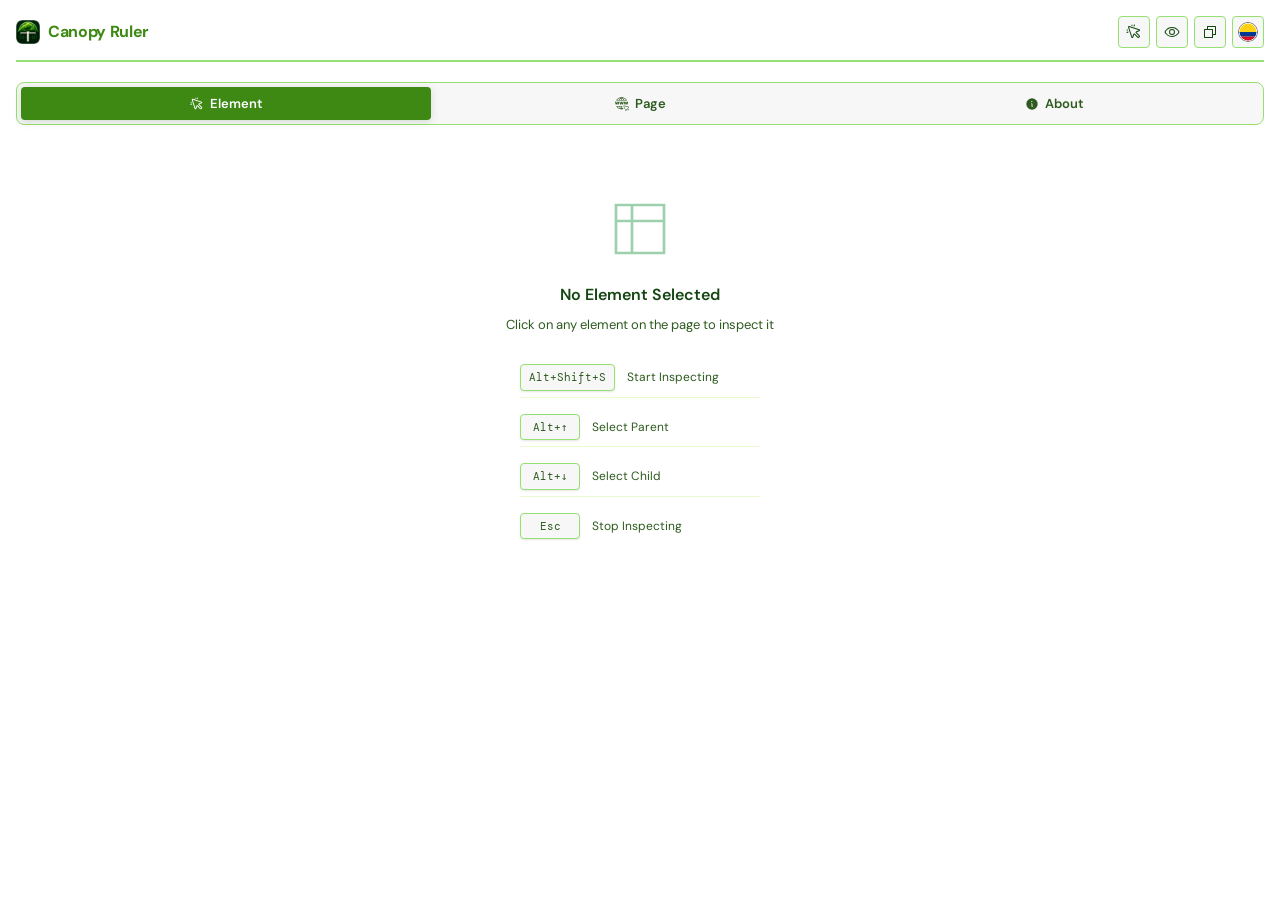
<file: sidepanel/index.html>
<!DOCTYPE html>
<html>
<head>
    <meta charset="utf-8">
    <title>Canopy Ruler</title>
    <link rel="stylesheet" href="styles.css">
    <link rel="preconnect" href="https://fonts.googleapis.com">
    <link rel="preconnect" href="https://fonts.gstatic.com" crossorigin>
    <link href="https://fonts.googleapis.com/css2?family=DM+Sans:ital,opsz,wght@0,9..40,100..1000;1,9..40,100..1000&family=DM+Mono:ital,wght@0,300..500;1,300..500&display=swap" rel="stylesheet">
</head>
<body>
    <div class="container">
        <!-- Header -->
        <div class="header">
            <div class="logo">
                <img src="../images/icon64.png" width="24" height="24" alt="Canopy Ruler" style="display:block;" class="logo-img">
                <svg xmlns="http://www.w3.org/2000/svg" width="24" height="24" viewBox="0 0 256 256" fill="currentColor" style="display:none;">
                    <path d="M235.32,73.37,182.63,20.69a16,16,0,0,0-22.63,0L20.68,160a16,16,0,0,0,0,22.63l52.69,52.68a16,16,0,0,0,22.63,0L235.32,96A16,16,0,0,0,235.32,73.37ZM84.68,224,32,171.31l32-32,26.34,26.35a8,8,0,0,0,11.32-11.32L75.31,128,96,107.31l26.34,26.35a8,8,0,0,0,11.32-11.32L107.31,96,128,75.31l26.34,26.35a8,8,0,0,0,11.32-11.32L139.31,64l32-32L224,84.69Z"/>
                </svg>
                <span class="title">Canopy Ruler</span>
            </div>
            <div class="actions">
                <button class="btn btn-inspect" id="btn-inspect" title="Start Inspecting">
                    <svg xmlns="http://www.w3.org/2000/svg" width="16" height="16" viewBox="0 0 256 256" fill="currentColor">
                        <path d="M88,24V16a8,8,0,0,1,16,0v8a8,8,0,0,1-16,0ZM16,104h8a8,8,0,0,0,0-16H16a8,8,0,0,0,0,16ZM124.42,39.16a8,8,0,0,0,10.74-3.58l8-16a8,8,0,0,0-14.31-7.16l-8,16A8,8,0,0,0,124.42,39.16Zm-96,81.69-16,8a8,8,0,0,0,7.16,14.31l16-8a8,8,0,1,0-7.16-14.31ZM219.31,184a16,16,0,0,1,0,22.63l-12.68,12.68a16,16,0,0,1-22.63,0L132.7,168,115,214.09c0,.1-.08.21-.13.32a15.83,15.83,0,0,1-14.6,9.59l-.79,0a15.83,15.83,0,0,1-14.41-11L32.8,52.92A16,16,0,0,1,52.92,32.8L213,85.07a16,16,0,0,1,1.41,29.8l-.32.13L168,132.69ZM208,195.31,156.69,144h0a16,16,0,0,1,4.93-26l.32-.14,45.95-17.64L48,48l52.2,159.86,17.65-46c0-.11.08-.22.13-.33a16,16,0,0,1,11.69-9.34,16.72,16.72,0,0,1,3-.28,16,16,0,0,1,11.3,4.69L195.31,208Z"/>
                    </svg>
                </button>
                <button class="btn" id="btn-xray" title="Toggle X-Ray Mode">
                    <svg xmlns="http://www.w3.org/2000/svg" width="16" height="16" viewBox="0 0 256 256" fill="currentColor">
                        <path d="M247.31,124.76c-.35-.79-8.82-19.58-27.65-38.41C194.57,61.26,162.88,48,128,48S61.43,61.26,36.34,86.35C17.51,105.18,9,124,8.69,124.76a8,8,0,0,0,0,6.5c.35.79,8.82,19.57,27.65,38.4C61.43,194.74,93.12,208,128,208s66.57-13.26,91.66-38.34c18.83-18.83,27.3-37.61,27.65-38.4A8,8,0,0,0,247.31,124.76ZM128,192c-30.78,0-57.67-11.19-79.93-33.25A133.47,133.47,0,0,1,25,128,133.33,133.33,0,0,1,48.07,97.25C70.33,75.19,97.22,64,128,64s57.67,11.19,79.93,33.25A133.46,133.46,0,0,1,231.05,128C223.84,141.46,192.43,192,128,192Zm0-112a48,48,0,1,0,48,48A48.05,48.05,0,0,0,128,80Zm0,80a32,32,0,1,1,32-32A32,32,0,0,1,128,160Z"/>
                    </svg>
                </button>
                <button class="btn" id="btn-copy" title="Copy CSS">
                    <svg xmlns="http://www.w3.org/2000/svg" width="16" height="16" viewBox="0 0 256 256" fill="currentColor">
                        <path d="M216,32H88a8,8,0,0,0-8,8V80H40a8,8,0,0,0-8,8V216a8,8,0,0,0,8,8H168a8,8,0,0,0,8-8V176h40a8,8,0,0,0,8-8V40A8,8,0,0,0,216,32ZM160,208H48V96H160Zm48-48H176V88a8,8,0,0,0-8-8H96V48H208Z"/>
                    </svg>
                </button>
                <button class="btn" id="btn-lang" title="Switch language" style="padding:2px;min-width:28px;display:flex;align-items:center;justify-content:center;">
                    <img id="btn-lang-flag" src="../images/colombia.svg" width="20" height="20" style="border-radius:50%;object-fit:cover;" alt="">
                </button>
            </div>
        </div>

        <!-- Tabs -->
        <div class="tabs-container">
            <button class="tab-btn active" id="tab-element" data-tab="element">
                <svg xmlns="http://www.w3.org/2000/svg" width="14" height="14" viewBox="0 0 256 256" fill="currentColor"><path d="M88,24V16a8,8,0,0,1,16,0v8a8,8,0,0,1-16,0ZM16,104h8a8,8,0,0,0,0-16H16a8,8,0,0,0,0,16ZM124.42,39.16a8,8,0,0,0,10.74-3.58l8-16a8,8,0,0,0-14.31-7.16l-8,16A8,8,0,0,0,124.42,39.16Zm-96,81.69-16,8a8,8,0,0,0,7.16,14.31l16-8a8,8,0,1,0-7.16-14.31ZM219.31,184a16,16,0,0,1,0,22.63l-12.68,12.68a16,16,0,0,1-22.63,0L132.7,168,115,214.09c0,.1-.08.21-.13.32a15.83,15.83,0,0,1-14.6,9.59l-.79,0a15.83,15.83,0,0,1-14.41-11L32.8,52.92A16,16,0,0,1,52.92,32.8L213,85.07a16,16,0,0,1,1.41,29.8l-.32.13L168,132.69ZM208,195.31,156.69,144h0a16,16,0,0,1,4.93-26l.32-.14,45.95-17.64L48,48l52.2,159.86,17.65-46c0-.11.08-.22.13-.33a16,16,0,0,1,11.69-9.34,16.72,16.72,0,0,1,3-.28,16,16,0,0,1,11.3,4.69L195.31,208Z"/></svg>
                Elemento
            </button>
            <button class="tab-btn" id="tab-page" data-tab="page">
                <svg xmlns="http://www.w3.org/2000/svg" width="14" height="14" viewBox="0 0 122.88 119.94" fill="currentColor"><path d="M70.63 95.17q-2.62 2.52-5.56 5l.54-.09 1.69-.3a46 46 0 0 0 4.54-1.16l.34-.1 1.07 2.29 1.2 2.58-1.07.34a52 52 0 0 1-5.08 1.3q-2.58.53-5.25.79a56.605 56.605 0 0 1-10.82 0c-1.78-.17-3.52-.44-5.25-.79a47 47 0 0 1-5-1.26 51 51 0 0 1-4.85-1.77H37l-.09-.06q-2.34-1-4.55-2.21c-1.53-.82-3-1.72-4.44-2.67a45 45 0 0 1-4-3 54 54 0 0 1-3.8-3.44 46 46 0 0 1-3.4-3.73 50 50 0 0 1-3-4.08A51 51 0 0 1 11 78.4c-.29-.53-.57-1.07-.84-1.61h53.2a13.7 13.7 0 0 0 .6 3c.09.27.18.55.29.82l.62 1.52h-4.54v15.11c2.88-2.4 5.54-4.81 8-7.23.77 1.72 1.56 3.44 2.35 5.16ZM6 65.14 0 41h8.68l2.76 14.72h.19L14.71 41h8.43l3.21 14.59h.18L29.18 41h8.67l-6 24.15h-9.4l-3.4-13h-.25l-3.39 13Zm38.73 0L38.74 41h8.67l2.77 14.72h.19L53.45 41h8.43l3.21 14.59h.18L67.91 41h8.68l-6 24.15h-9.41l-3.39-13h-.25l-3.4 13Zm38.74 0L77.48 41h8.67l2.77 14.72h.18L92.19 41h8.43l3.21 14.59h.17L106.65 41h8.68l-6 24.15h-9.41l-3.39-13h-.25l-3.4 13Zm33.12 50.49a3.1 3.1 0 0 1-.9.61 3.3 3.3 0 0 1-1.05.27 3.2 3.2 0 0 1-1.23-.14 3.1 3.1 0 0 1-1.08-.59l-8.91-7.56-3 7.51a10.5 10.5 0 0 1-.91 1.73 7.4 7.4 0 0 1-1.16 1.35 3.67 3.67 0 0 1-5.76-.63 7 7 0 0 1-.71-1.25C86.51 103.51 79.32 90.13 74 76.68a2.39 2.39 0 0 1 2.65-3.25c12.89 2.39 29.58 7.83 42.69 11.31 4.07 1.07 4.73 4.66 1.72 7.44a9 9 0 0 1-1.56 1.17c-2.31 1.31-4.65 2.82-6.93 4.21l8.87 7.6a3.2 3.2 0 0 1 .76 1v.06a3 3 0 0 1 .3 1.13 3.6 3.6 0 0 1-.13 1.18 3.6 3.6 0 0 1-.55 1.08 71 71 0 0 1-5.17 6Zm-2.29-2.95 4.29-5c-1.89-1.63-9.95-7.91-10.83-9.43a1.84 1.84 0 0 1 .65-2.49c2.8-1.56 6.42-3.74 9.08-5.52a6 6 0 0 0 .94-.68 3.5 3.5 0 0 0 .58-.67l.12-.23-.24-.14a3.5 3.5 0 0 0-.58-.2L78.42 77.71l16.76 37.76a4 4 0 0 0 .29.53l.17.22.21-.15a3 3 0 0 0 .57-.68 5.7 5.7 0 0 0 .52-1c1.26-3.08 2.68-7.28 4.15-10.12l.18-.25a1.83 1.83 0 0 1 2.58-.21l10.49 8.89ZM50.29 100.2a113 113 0 0 1-9.15-8.66 81 81 0 0 1-7.72-9.45H19.74c.56.75 1.15 1.47 1.76 2.17.76.88 1.56 1.74 2.39 2.57q1.63 1.64 3.38 3.06a45 45 0 0 0 3.65 2.71 44 44 0 0 0 3.94 2.4q2 1.11 4.26 2h.14c1.41.59 2.85 1.12 4.31 1.57a42 42 0 0 0 4.52 1.14c.56.11 1.13.21 1.69.3l.51.08ZM19.68 24h14.53a92 92 0 0 1 7.58-9.41 124 124 0 0 1 8.9-8.8l-.77.11c-.63.1-1.25.21-1.86.34A46 46 0 0 0 43.5 7.4a42 42 0 0 0-4.4 1.63q-2.21.94-4.24 2t-4 2.38a45 45 0 0 0-3.65 2.71c-1.17.95-2.29 2-3.38 3.06-.83.83-1.63 1.69-2.39 2.57-.62.71-1.22 1.44-1.79 2.2Zm45-18.17q4.89 4.39 8.87 8.76A90 90 0 0 1 81.12 24h14.5c-.56-.74-1.15-1.47-1.76-2.17-.75-.87-1.56-1.73-2.4-2.57q-1.63-1.63-3.37-3.06a44 44 0 0 0-3.65-2.71q-1.89-1.27-3.94-2.38t-4.26-2.02L76.15 9c-1.42-.59-2.86-1.12-4.32-1.57a43 43 0 0 0-4.56-1.13c-.64-.13-1.27-.24-1.88-.3l-.7-.11ZM47 1.05q2.58-.53 5.25-.79a56.5 56.5 0 0 1 10.82 0c1.79.17 3.52.44 5.25.79a48 48 0 0 1 5 1.27 51 51 0 0 1 4.88 1.77h.11l.09.05Q80.74 5.2 83 6.4c1.52.83 3 1.72 4.42 2.66a47 47 0 0 1 4 3q2 1.63 3.79 3.44a48 48 0 0 1 3.4 3.73 50 50 0 0 1 3 4.08c1 1.42 1.84 2.88 2.66 4.39.29.53.57 1.07.84 1.61h-95c.28-.54.56-1.09.85-1.62.82-1.51 1.71-3 2.64-4.38s1.93-2.74 3-4 2.24-2.6 3.44-3.8a50 50 0 0 1 3.73-3.4 51 51 0 0 1 4.09-3c1.41-1 2.88-1.84 4.38-2.65S35.39 4.85 37 4.17a49 49 0 0 1 5-1.82 52 52 0 0 1 5-1.3m13.33 8.06V24h14.23a95 95 0 0 0-6.37-7.4q-3.57-3.73-7.86-7.52ZM55 97.24V82.09H40a83 83 0 0 0 6.67 7.56A112 112 0 0 0 55 97.24M55 24V9.11q-4.29 3.78-7.86 7.52A95 95 0 0 0 40.77 24Z"/></svg>
                Página
            </button>
            <button class="tab-btn" id="tab-about" data-tab="about">
                <svg xmlns="http://www.w3.org/2000/svg" width="14" height="14" viewBox="0 0 256 256" fill="currentColor"><path d="M128,24A104,104,0,1,0,232,128,104.11,104.11,0,0,0,128,24Zm-4,48a12,12,0,1,1-12,12A12,12,0,0,1,124,72Zm12,112a16,16,0,0,1-16-16V128a8,8,0,0,1,0-16,16,16,0,0,1,16,16v40a8,8,0,0,1,0,16Z"/></svg>
                Acerca de
            </button>
        </div>

        <!-- Tab Content: Elemento -->
        <div id="tab-content-element" class="tab-content active">
            <!-- Empty State -->
            <div id="empty-state" class="empty-state active">
                <div class="empty-icon">
                    <svg width="64" height="64" viewBox="0 0 24 24" fill="none" stroke="currentColor" stroke-width="1">
                        <path d="M3 3h18v18H3zM3 9h18M9 3v18"/>
                    </svg>
                </div>
                <h3>No Element Selected</h3>
                <p>Click on any element on the page to inspect it</p>
                <div class="shortcuts-hint">
                    <div class="shortcut">
                        <kbd>Alt+Shift+S</kbd>
                        <span>Start Inspecting</span>
                    </div>
                    <div class="shortcut">
                        <kbd>Alt+↑</kbd>
                        <span>Select Parent</span>
                    </div>
                    <div class="shortcut">
                        <kbd>Alt+↓</kbd>
                        <span>Select Child</span>
                    </div>
                    <div class="shortcut">
                        <kbd>Esc</kbd>
                        <span>Stop Inspecting</span>
                    </div>
                </div>
            </div>

            <!-- Element Info -->
            <div id="element-info" class="element-info">
                <!-- Size Section -->
                <div class="element-section">
                    <div class="section-header">
                        <span id="el-tag" class="element-badge">div</span>
                        <div class="element-actions">
                            <button class="action-btn" id="btn-parent" title="Select Parent (Alt+↑)">
                                <svg xmlns="http://www.w3.org/2000/svg" width="14" height="14" viewBox="0 0 256 256" fill="currentColor">
                                    <path d="M213.66,165.66a8,8,0,0,1-11.32,0L128,91.31,53.66,165.66a8,8,0,0,1-11.32-11.32l80-80a8,8,0,0,1,11.32,0l80,80A8,8,0,0,1,213.66,165.66Z"/>
                                </svg>
                            </button>
                            <button class="action-btn" id="btn-child" title="Select Child (Alt+↓)">
                                <svg xmlns="http://www.w3.org/2000/svg" width="14" height="14" viewBox="0 0 256 256" fill="currentColor">
                                    <path d="M213.66,101.66l-80,80a8,8,0,0,1-11.32,0l-80-80a8,8,0,0,1,11.32-11.32L128,164.69l74.34-74.35a8,8,0,0,1,11.32,11.32Z"/>
                                </svg>
                            </button>
                            <button class="action-btn" id="btn-copy-selector" title="Copy Selector">
                                <svg width="14" height="14" viewBox="0 0 24 24" fill="none" stroke="currentColor" stroke-width="2">
                                    <rect x="9" y="9" width="13" height="13" rx="2" ry="2"/><path d="M5 15H4a2 2 0 0 1-2-2V4a2 2 0 0 1 2-2h9a2 2 0 0 1 2 2v1"/>
                                </svg>
                            </button>
                        </div>
                    </div>
                    <div class="size-display">
                        <span id="el-width">0</span>
                        <span class="size-separator">×</span>
                        <span id="el-height">0</span>
                    </div>
                </div>

                <!-- Position Section -->
                <div class="element-section">
                    <div class="section-title">Position</div>
                    <div class="position-grid">
                        <div class="position-item">
                            <span class="position-label">X Position</span>
                            <span id="el-x" class="position-value">0px</span>
                        </div>
                        <div class="position-item">
                            <span class="position-label">Y Position</span>
                            <span id="el-y" class="position-value">0px</span>
                        </div>
                    </div>
                </div>

                <!-- Box Model Section -->
                <div class="element-section">
                    <div class="section-title">Modelo de Caja</div>
                    <div class="box-model-container">
                        <div class="box-layer box-margin">
                            <div class="box-label">Margen</div>
                            <div class="box-value" id="bm-margin-top">-</div>
                            <div class="box-middle">
                                <div class="box-value" id="bm-margin-left">-</div>
                                <div class="box-layer box-border">
                                    <div class="box-label">Borde</div>
                                    <div class="box-value" id="bm-border-top">-</div>
                                    <div class="box-middle">
                                        <div class="box-value" id="bm-border-left">-</div>
                                        <div class="box-layer box-padding">
                                            <div class="box-label">Espaciado Interno</div>
                                            <div class="box-value" id="bm-padding-top">-</div>
                                            <div class="box-middle">
                                                <div class="box-value" id="bm-padding-left">-</div>
                                                <div class="box-content">
                                                    <span id="bm-content-width">0</span>
                                                    <span class="box-multiply">×</span>
                                                    <span id="bm-content-height">0</span>
                                                </div>
                                                <div class="box-value" id="bm-padding-right">-</div>
                                            </div>
                                            <div class="box-value" id="bm-padding-bottom">-</div>
                                        </div>
                                        <div class="box-value" id="bm-border-right">-</div>
                                    </div>
                                    <div class="box-value" id="bm-border-bottom">-</div>
                                </div>
                                <div class="box-value" id="bm-margin-right">-</div>
                            </div>
                            <div class="box-value" id="bm-margin-bottom">-</div>
                        </div>
                    </div>
                    <div class="box-sizing-info">
                        <span class="box-sizing-label">box-sizing:</span>
                        <span class="box-sizing-value" id="el-box-sizing">content-box</span>
                    </div>
                </div>

                <!-- Layout Section -->
                <div class="element-section">
                    <div class="section-title">Layout</div>
                    <div class="layout-grid">
                        <div class="layout-item">
                            <span class="layout-label">Display</span>
                            <span id="el-display" class="layout-value">block</span>
                        </div>
                        <div class="layout-item">
                            <span class="layout-label">Position</span>
                            <span id="el-position" class="layout-value">static</span>
                        </div>
                    </div>
                </div>

                <!-- Colors Section -->
                <div class="element-section">
                    <div class="section-title">Colors</div>
                    <div class="colors-grid">
                        <div class="color-item">
                            <span class="color-label">Background</span>
                            <div class="color-row">
                                <div id="el-bg-color" class="color-swatch" style="background: transparent;"></div>
                                <span id="el-bg-value" class="color-value">transparent</span>
                            </div>
                        </div>
                        <div class="color-item">
                            <span class="color-label">Text</span>
                            <div class="color-row">
                                <div id="el-text-color" class="color-swatch" style="background: #000;"></div>
                                <span id="el-text-value" class="color-value">#000000</span>
                            </div>
                        </div>
                    </div>
                </div>

                <!-- Typography Section -->
                <div class="element-section">
                    <div class="section-title">Typography</div>
                    <div class="typo-grid">
                        <div class="typo-item full-width">
                            <span class="typo-label">Font Family</span>
                            <span id="el-font" class="typo-value">inherit</span>
                        </div>
                        <div class="typo-item">
                            <span class="typo-label">Font Size</span>
                            <span id="el-font-size" class="typo-value">16px</span>
                        </div>
                        <div class="typo-item">
                            <span class="typo-label">Font Weight</span>
                            <span id="el-font-weight" class="typo-value">400</span>
                        </div>
                    </div>
                </div>

                <!-- Resources Section -->
                <div class="element-section" id="resources-section" style="display: none;">
                    <div class="section-header">
                        <div class="section-title">Recursos</div>
                        <button class="action-btn" id="btn-download-all" title="Descargar Todo">
                            <svg xmlns="http://www.w3.org/2000/svg" width="14" height="14" viewBox="0 0 256 256" fill="currentColor">
                                <path d="M213.66,122.34l-80,80a8,8,0,0,1-11.32,0l-80-80a8,8,0,0,1,11.32-11.32L120,180.69V40a8,8,0,0,1,16,0V180.69l66.34-69.67a8,8,0,0,1,11.32,11.32ZM216,200H40a8,8,0,0,0,0,16H216a8,8,0,0,0,0-16Z"/>
                            </svg>
                        </button>
                    </div>
                    <div id="resources-grid" class="resources-grid"></div>
                </div>

                <!-- Selector Section -->
                <div class="element-section">
                    <div class="section-header">
                        <div class="section-title">Selector</div>
                        <button class="action-btn" id="btn-copy-html" title="Copy HTML">
                            <svg width="14" height="14" viewBox="0 0 24 24" fill="none" stroke="currentColor" stroke-width="2">
                                <rect x="9" y="9" width="13" height="13" rx="2" ry="2"/>
                                <path d="M5 15H4a2 2 0 0 1-2-2V4a2 2 0 0 1 2-2h9a2 2 0 0 1 2 2v1"/>
                            </svg>
                        </button>
                        <button class="action-btn" id="btn-delete-element" title="Delete Element">
                            <svg width="14" height="14" viewBox="0 0 24 24" fill="none" stroke="currentColor" stroke-width="2">
                                <polyline points="3 6 5 6 21 6"/>
                                <path d="M19 6v14a2 2 0 0 1-2 2H7a2 2 0 0 1-2-2V6m3 0V4a2 2 0 0 1 2-2h4a2 2 0 0 1 2 2v2"/>
                            </svg>
                        </button>
                    </div>
                    <div class="selector-section">
                        <code id="el-selector" class="selector-code">div</code>
                    </div>
                    <div class="selector-row">
                        <span class="selector-label">ID</span>
                        <code id="el-id" class="selector-value">none</code>
                    </div>
                    <div class="selector-row">
                        <span class="selector-label">Class</span>
                        <code id="el-class" class="selector-value">none</code>
                    </div>
                </div>
            </div>
        </div>

        <!-- Tab Content: Página -->
        <div id="tab-content-page" class="tab-content">
            <!-- Page Overview -->
            <div class="page-overview">
                <div class="copyable-item" id="page-title-container">
                    <div class="copyable-label">Título</div>
                    <div class="copyable-value" id="page-title">-</div>
                    <button class="copyable-btn" data-target="page-title" title="Copiar título">
                        <svg width="12" height="12" viewBox="0 0 24 24" fill="none" stroke="currentColor" stroke-width="2">
                            <rect x="9" y="9" width="13" height="13" rx="2" ry="2"/>
                            <path d="M5 15H4a2 2 0 0 1-2-2V4a2 2 0 0 1 2-2h9a2 2 0 0 1 2 2v1"/>
                        </svg>
                    </button>
                </div>
                <div class="copyable-item" id="page-description-container">
                    <div class="copyable-label">Descripción</div>
                    <div class="copyable-value" id="page-description">-</div>
                    <button class="copyable-btn" data-target="page-description" title="Copiar descripción">
                        <svg width="12" height="12" viewBox="0 0 24 24" fill="none" stroke="currentColor" stroke-width="2">
                            <rect x="9" y="9" width="13" height="13" rx="2" ry="2"/>
                            <path d="M5 15H4a2 2 0 0 1-2-2V4a2 2 0 0 1 2-2h9a2 2 0 0 1 2 2v1"/>
                        </svg>
                    </button>
                </div>
                <div class="copyable-item" id="page-url-container">
                    <div class="copyable-label">URL</div>
                    <div class="copyable-value" id="page-url">-</div>
                    <button class="copyable-btn" data-target="page-url" title="Copiar URL">
                        <svg width="12" height="12" viewBox="0 0 24 24" fill="none" stroke="currentColor" stroke-width="2">
                            <rect x="9" y="9" width="13" height="13" rx="2" ry="2"/>
                            <path d="M5 15H4a2 2 0 0 1-2-2V4a2 2 0 0 1 2-2h9a2 2 0 0 1 2 2v1"/>
                        </svg>
                    </button>
                </div>
            </div>

            <!-- Meta Tags Section -->
            <div class="element-section">
                <div class="section-title">Meta Tags & SEO</div>
                <div id="meta-tags-container" class="meta-tags-list">
                    <div class="meta-tag-item">
                        <span class="meta-tag-name">Cargando...</span>
                    </div>
                </div>
            </div>

            <!-- Technologies Section -->
            <div class="element-section">
                <div class="section-header">
                    <div class="section-title">Tecnologías Detectadas</div>
                    <button class="action-btn" id="btn-export-csv" title="Exportar CSV">
                        <svg xmlns="http://www.w3.org/2000/svg" width="14" height="14" viewBox="0 0 256 256" fill="currentColor">
                            <path d="M213.66,122.34l-80,80a8,8,0,0,1-11.32,0l-80-80a8,8,0,0,1,11.32-11.32L120,180.69V40a8,8,0,0,1,16,0V180.69l66.34-69.67a8,8,0,0,1,11.32,11.32ZM216,200H40a8,8,0,0,0,0,16H216a8,8,0,0,0,0-16Z"/>
                        </svg>
                    </button>
                </div>
                <div id="technologies-container" class="technologies-list">
                    <div class="tech-item">
                        <span class="tech-name">Analizando...</span>
                    </div>
                </div>
            </div>

            <!-- Head Tags Section -->
            <div class="element-section">
                <div class="section-title">Etiquetas del Head</div>
                <div id="head-tags-container" class="head-tags-list">
                    <div class="head-tag-item">
                        <span class="head-tag-name">Cargando...</span>
                    </div>
                </div>
            </div>

            <!-- Color Palettes Section -->
            <div class="element-section">
                <div class="section-header">
                    <div class="section-title">Paleta de Colores</div>
                    <button class="action-btn" id="btn-copy-palette" title="Copiar toda la paleta">
                        <svg xmlns="http://www.w3.org/2000/svg" width="14" height="14" viewBox="0 0 256 256" fill="currentColor">
                            <path d="M216,32H88a8,8,0,0,0-8,8V80H40a8,8,0,0,0-8,8V216a8,8,0,0,0,8,8H168a8,8,0,0,0,8-8V176h40a8,8,0,0,0,8-8V40A8,8,0,0,0,216,32ZM160,208H48V96H160Zm48-48H176V88a8,8,0,0,0-8-8H96V48H208Z"/>
                        </svg>
                    </button>
                </div>
                <div id="color-palette-container" class="color-palette">
                    <div class="color-swatch loading">Analizando colores...</div>
                </div>
            </div>
        </div>

        <!-- Tab Content: About -->
        <div id="tab-content-about" class="tab-content" style="padding:16px;text-align:center;">
            <div style="margin-bottom:20px;">
                <img src="../images/icon128.png" width="64" height="64" alt="Canopy Ruler" style="border-radius:14px;box-shadow:0 4px 16px rgba(0,0,0,0.3);" class="logo-img">
                <svg xmlns="http://www.w3.org/2000/svg" width="64" height="64" viewBox="0 0 256 256" fill="currentColor" style="display:none;margin:0 auto;color:var(--accent);"><path d="M235.32,73.37,182.63,20.69a16,16,0,0,0-22.63,0L20.68,160a16,16,0,0,0,0,22.63l52.69,52.68a16,16,0,0,0,22.63,0L235.32,96A16,16,0,0,0,235.32,73.37ZM84.68,224,32,171.31l32-32,26.34,26.35a8,8,0,0,0,11.32-11.32L75.31,128,96,107.31l26.34,26.35a8,8,0,0,0,11.32-11.32L107.31,96,128,75.31l26.34,26.35a8,8,0,0,0,11.32-11.32L139.31,64l32-32L224,84.69Z"/></svg>
            </div>
            <h2 id="about-title" style="color:var(--text);margin:0 0 4px 0;font-size:18px;">Canopy Ruler</h2>
            <p id="about-version" style="color:var(--accent);font-size:12px;margin:0 0 20px 0;font-weight:600;">v1.0.1</p>

            <div style="text-align:left;color:var(--text-dim);font-size:12px;line-height:1.7;max-width:340px;margin:0 auto;">
                <p id="about-tagline" style="color:var(--text);font-weight:600;">Inspector web para diseñadores y desarrolladores.</p>
                <p id="about-description">Explora y depura interfaces web con herramientas de medición de precisión. Inspecciona elementos, extrae CSS, identifica tipografías, captura pantallas y analiza la paleta de colores de cualquier página — todo desde una barra flotante que no interrumpe tu flujo de trabajo.</p>

                <div style="margin:20px 0;">
                    <div id="about-tags" style="display:flex;flex-wrap:wrap;gap:4px;">
                    </div>
                </div>

                <div style="margin:24px 0;padding:16px;background:var(--background);border-radius:8px;border:1px solid var(--border);">
                    <div style="display:flex;align-items:center;gap:12px;margin-bottom:12px;">
                        <div style="width:40px;height:40px;border-radius:50%;background:#3e8914;display:flex;align-items:center;justify-content:center;color:#fff;font-size:18px;font-weight:700;flex-shrink:0;">G</div>
                        <div style="text-align:left;">
                            <div id="about-author" style="color:var(--text);font-weight:600;font-size:13px;">Gustavo Gutiérrez</div>
                            <div id="about-location" style="color:var(--text-dim);font-size:11px;">Bogotá, Colombia</div>
                        </div>
                    </div>
                    <a href="https://www.linkedin.com/in/gustavo-gutierrez-mercado" target="_blank" rel="noopener" style="display:inline-flex;align-items:center;gap:6px;color:var(--accent);text-decoration:none;font-size:12px;padding:6px 12px;border:1px solid var(--accent);border-radius:6px;transition:all 0.15s;">
                        <svg xmlns="http://www.w3.org/2000/svg" width="14" height="14" viewBox="0 0 256 256" fill="currentColor"><path d="M216,24H40A16,16,0,0,0,24,40V216a16,16,0,0,0,16,16H216a16,16,0,0,0,16-16V40A16,16,0,0,0,216,24ZM96,176a8,8,0,0,1-16,0V112a8,8,0,0,1,16,0ZM88,92a12,12,0,1,1,12-12A12,12,0,0,1,88,92Zm96,84a8,8,0,0,1-16,0V140a20,20,0,0,0-40,0v36a8,8,0,0,1-16,0V112a8,8,0,0,1,15.79-1.78A36,36,0,0,1,184,140Z"/></svg>
                        <span id="about-linkedin-label">LinkedIn</span>
                    </a>
                    <a href="https://github.com/GustavoGutierrez/canopy-ruler" target="_blank" rel="noopener" style="display:inline-flex;align-items:center;gap:6px;color:var(--accent);text-decoration:none;font-size:12px;padding:6px 12px;border:1px solid var(--accent);border-radius:6px;transition:all 0.15s;">
                        <svg xmlns="http://www.w3.org/2000/svg" width="14" height="14" viewBox="0 0 256 256" fill="currentColor"><path d="M208.31,75.68A59.78,59.78,0,0,0,202.93,28,8,8,0,0,0,196,24a59.75,59.75,0,0,0-48,24H124A59.75,59.75,0,0,0,76,24a8,8,0,0,0-6.93,4,59.78,59.78,0,0,0-5.38,47.68A58.14,58.14,0,0,0,56,104v8a56.06,56.06,0,0,0,48.44,55.47A39.8,39.8,0,0,0,96,192v8H72a24,24,0,0,1-24-24A40,40,0,0,0,8,136a8,8,0,0,0,0,16,24,24,0,0,1,24,24,40,40,0,0,0,40,40H96v16a8,8,0,0,0,16,0V192a24,24,0,0,1,48,0v40a8,8,0,0,0,16,0V192a39.8,39.8,0,0,0-8.44-24.53A56.06,56.06,0,0,0,216,112v-8A58.14,58.14,0,0,0,208.31,75.68Z"/></svg>
                        GitHub
                    </a>
                </div>

                <p id="about-footer" style="font-size:11px;color:var(--text-dim);margin-top:24px;text-align:center;">Hecho con ❤️ en Colombia · Código abierto</p>

                <div style="margin:20px auto 0;text-align:center;">
                    <a href="https://www.paypal.com/donate/?hosted_button_id=GZUAD8BS55WEJ" target="_blank" rel="noopener" 
                   class="donate-btn"
                   style="display:inline-flex;align-items:center;gap:8px;padding:10px 24px;
                          background:linear-gradient(135deg,#0070ba,#003087);color:#fff;border-radius:25px;
                          text-decoration:none;font-size:13px;font-weight:600;transition:all 0.2s;
                          box-shadow:0 2px 8px rgba(0,112,186,0.3);">
                        <svg xmlns="http://www.w3.org/2000/svg" width="16" height="16" viewBox="0 0 256 256" fill="currentColor">
                            <path d="M178,40c-20.65,0-38.73,8.88-50,23.31C116.73,48.88,98.65,40,78,40A62.07,62.07,0,0,0,16,102c0,68,62,128,103.13,167.14a8,8,0,0,0,11.26-.24C169.62,229.83,232,170.52,232,102A62.07,62.07,0,0,0,178,40Z"/>
                        </svg>
                        <span id="about-donate-btn">Donar con PayPal</span>
                    </a>
                    <p id="about-donate-msg" style="font-size:10px;color:var(--text-dim);margin-top:6px;">Tu apoyo ayuda a mantener esta herramienta gratuita y de código abierto</p>
                </div>
            </div>
        </div>
    </div>

    <div id="toast" class="toast">Copied!</div>

    <script src="panel.js"></script>
</body>
</html>
</file>
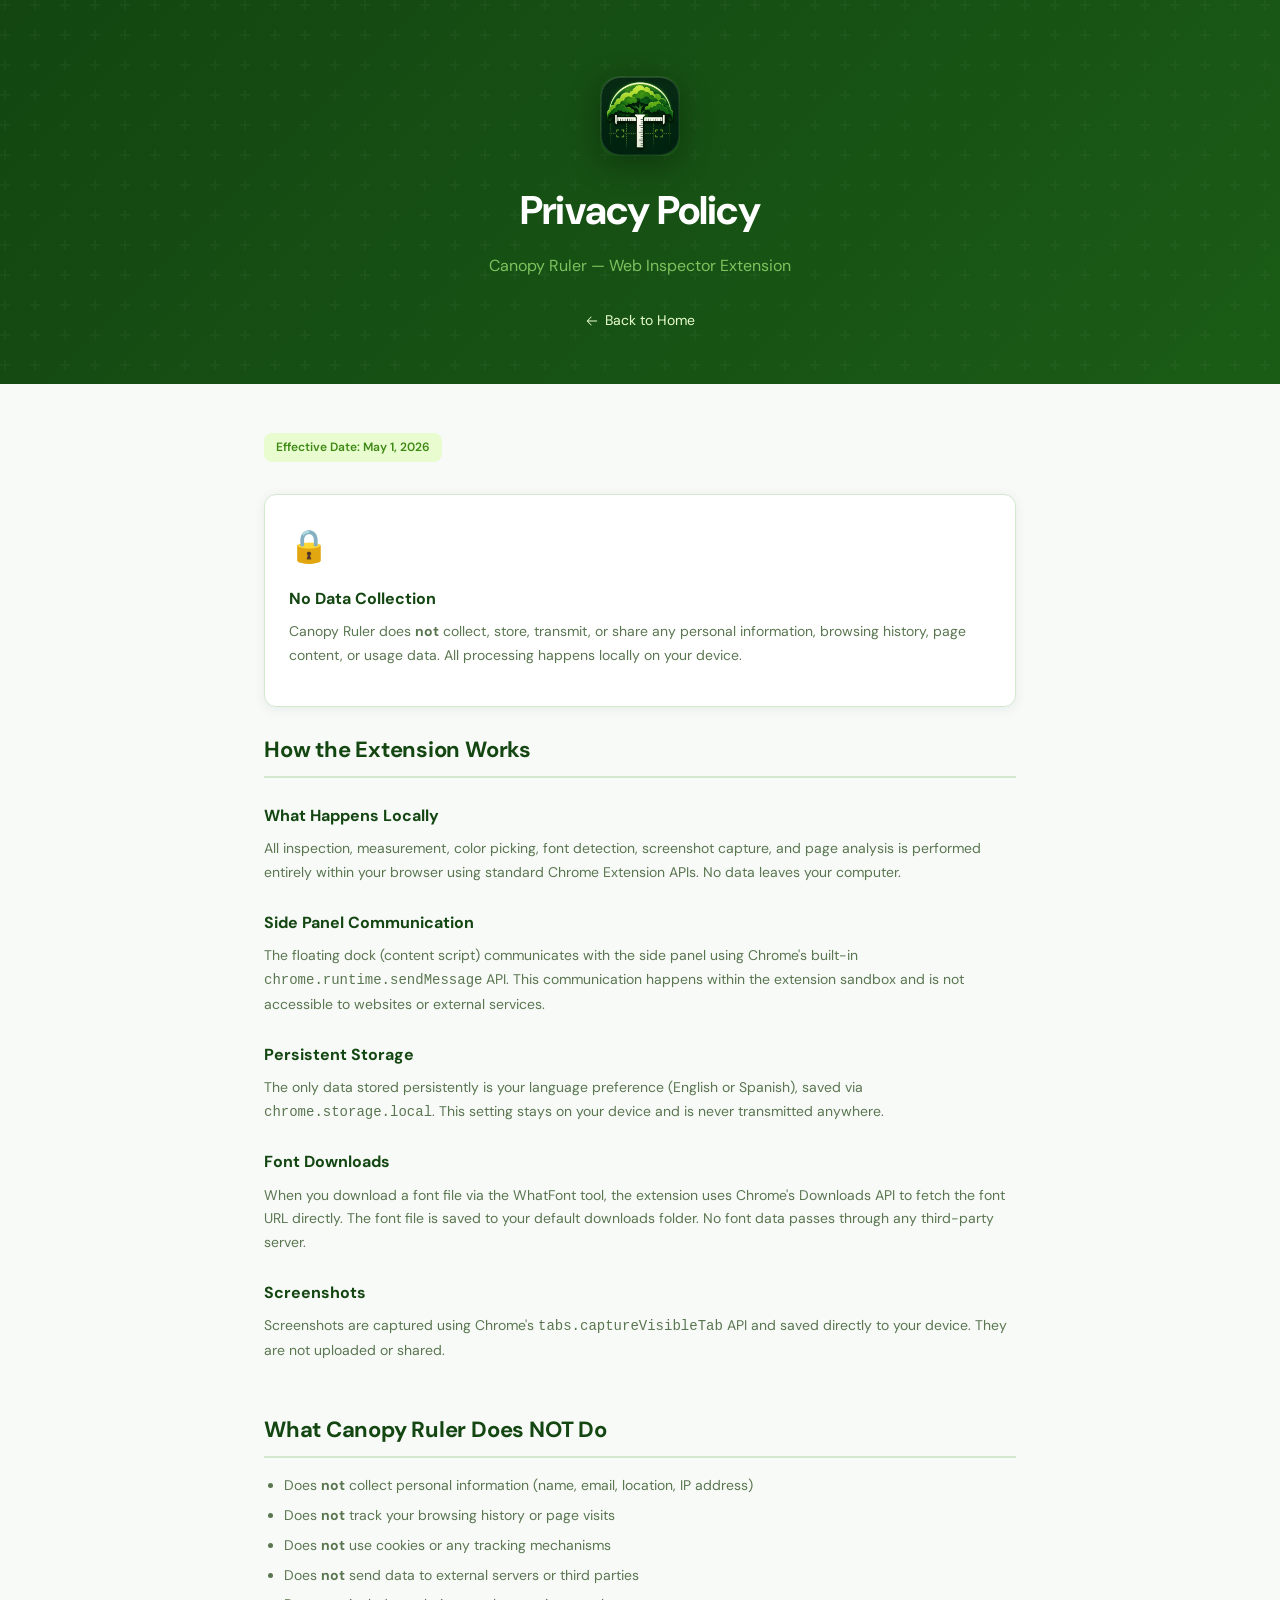
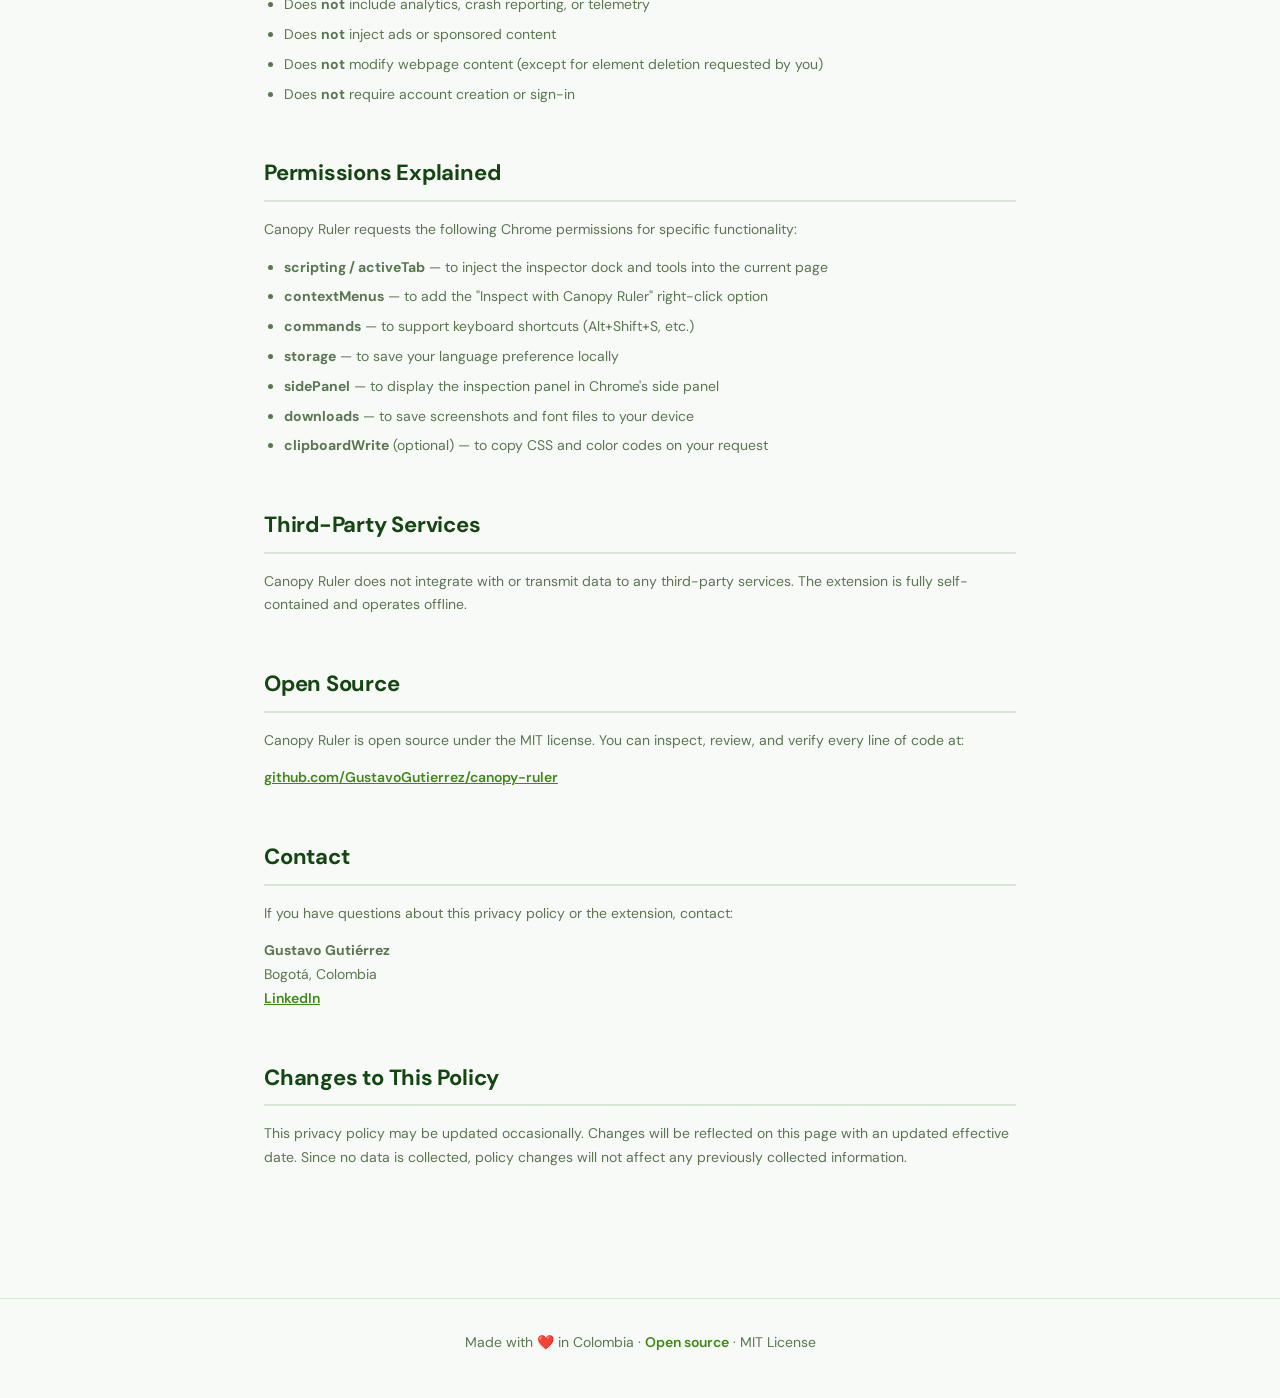
<file: docs/privacy.html>
<!DOCTYPE html>
<html lang="en">
<head>
    <meta charset="utf-8">
    <meta name="viewport" content="width=device-width, initial-scale=1">
    <title>Privacy Policy — Canopy Ruler</title>
    <meta name="description" content="Privacy Policy for Canopy Ruler Chrome extension. We do not collect, store, or transmit any personal data.">
    <meta name="author" content="Gustavo Gutiérrez">
    <link rel="icon" type="image/webp" href="logo.webp">
    <link rel="preconnect" href="https://fonts.googleapis.com">
    <link rel="preconnect" href="https://fonts.gstatic.com" crossorigin>
    <link href="https://fonts.googleapis.com/css2?family=DM+Sans:ital,opsz,wght@0,9..40,100..1000;1,9..40,100..1000&family=DM+Mono:ital,wght@0,300..500;1,300..500&display=swap" rel="stylesheet">
    <style>
        :root {
            --bg: #f8faf8;
            --surface: #ffffff;
            --border: #d4e8cf;
            --text: #1a2e14;
            --text-dim: #5a7650;
            --accent: #3e8914;
            --accent-hover: #2e6a0e;
            --dark: #134611;
            --light: #e8fccf;
            --muted: #96e072;
            --radius: 12px;
            --shadow: 0 2px 12px rgba(19,70,17,0.08);
        }
        *, *::before, *::after { box-sizing: border-box; margin: 0; padding: 0; }
        body {
            font-family: 'DM Sans', -apple-system, BlinkMacSystemFont, sans-serif;
            background: var(--bg);
            color: var(--text);
            line-height: 1.7;
            -webkit-font-smoothing: antialiased;
        }
        header {
            background: linear-gradient(135deg, var(--dark) 0%, #1a5c16 100%);
            color: #fff;
            padding: 60px 24px 48px;
            text-align: center;
            position: relative;
            overflow: hidden;
        }
        header::before {
            content: '';
            position: absolute;
            inset: 0;
            background: url("data:image/svg+xml,%3Csvg width='60' height='60' viewBox='0 0 60 60' xmlns='http://www.w3.org/2000/svg'%3E%3Cg fill='none' fill-rule='evenodd'%3E%3Cg fill='%23ffffff' fill-opacity='0.03'%3E%3Cpath d='M36 34v-4h-2v4h-4v2h4v4h2v-4h4v-2h-4zm0-30V0h-2v4h-4v2h4v4h2V6h4V4h-4zM6 34v-4H4v4H0v2h4v4h2v-4h4v-2H6zM6 4V0H4v4H0v2h4v4h2V6h4V4H6z'/%3E%3C/g%3E%3C/g%3E%3C/svg%3E");
            pointer-events: none;
        }
        .header-content { position: relative; z-index: 1; max-width: 720px; margin: 0 auto; }
        .logo-img { width: 80px; height: 80px; border-radius: 16px; box-shadow: 0 8px 32px rgba(0,0,0,0.3); margin-bottom: 20px; }
        header h1 { font-size: clamp(24px, 4vw, 40px); font-weight: 700; letter-spacing: -0.02em; margin-bottom: 8px; }
        header .tagline { font-size: 16px; opacity: 0.8; font-weight: 400; color: var(--muted); }
        header a { color: var(--light); text-decoration: none; font-size: 14px; display: inline-flex; align-items: center; gap: 6px; margin-top: 16px; }
        header a:hover { color: #fff; }
        main { max-width: 800px; margin: 0 auto; padding: 48px 24px 80px; }
        section { margin-bottom: 48px; }
        h2 {
            font-size: 22px; font-weight: 700; letter-spacing: -0.01em;
            margin-bottom: 16px; color: var(--dark);
            padding-bottom: 8px; border-bottom: 2px solid var(--border);
        }
        h3 { font-size: 16px; font-weight: 700; color: var(--dark); margin: 24px 0 8px; }
        p { margin-bottom: 14px; color: var(--text-dim); font-size: 14px; }
        ul { margin: 8px 0 16px 20px; }
        li { font-size: 14px; color: var(--text-dim); margin-bottom: 6px; }
        .card {
            background: var(--surface); border: 1px solid var(--border);
            border-radius: var(--radius); padding: 24px; box-shadow: var(--shadow);
            margin-bottom: 24px;
        }
        .card-icon {
            font-size: 32px; margin-bottom: 12px;
        }
        .card h3 { margin-top: 0; }
        .last-updated {
            display: inline-block; padding: 4px 12px;
            background: var(--light); color: var(--accent);
            border-radius: 8px; font-size: 12px; font-weight: 600;
            margin-bottom: 32px;
        }
        footer {
            text-align: center; padding: 32px 24px; border-top: 1px solid var(--border);
            color: var(--text-dim); font-size: 13px;
        }
        footer a { color: var(--accent); text-decoration: none; font-weight: 600; }
        @media (max-width: 600px) {
            header { padding: 40px 16px 32px; }
            main { padding: 32px 16px 60px; }
        }
    </style>
</head>
<body>

<header>
    <div class="header-content">
        <a href="index.html"><img class="logo-img" src="logo.webp" alt="Canopy Ruler" width="80" height="80"></a>
        <h1>Privacy Policy</h1>
        <p class="tagline">Canopy Ruler — Web Inspector Extension</p>
        <a href="index.html">
            <svg width="14" height="14" viewBox="0 0 256 256" fill="currentColor"><path d="M224,128a8,8,0,0,1-8,8H59.31l58.35,58.34a8,8,0,0,1-11.32,11.32l-72-72a8,8,0,0,1,0-11.32l72-72a8,8,0,0,1,11.32,11.32L59.31,120H216A8,8,0,0,1,224,128Z"/></svg>
            Back to Home
        </a>
    </div>
</header>

<main>

    <div class="last-updated">Effective Date: May 1, 2026</div>

    <div class="card">
        <div class="card-icon">🔒</div>
        <h3>No Data Collection</h3>
        <p>Canopy Ruler does <strong>not</strong> collect, store, transmit, or share any personal information, browsing history, page content, or usage data. All processing happens locally on your device.</p>
    </div>

    <section>
        <h2>How the Extension Works</h2>

        <h3>What Happens Locally</h3>
        <p>All inspection, measurement, color picking, font detection, screenshot capture, and page analysis is performed entirely within your browser using standard Chrome Extension APIs. No data leaves your computer.</p>

        <h3>Side Panel Communication</h3>
        <p>The floating dock (content script) communicates with the side panel using Chrome's built-in <code>chrome.runtime.sendMessage</code> API. This communication happens within the extension sandbox and is not accessible to websites or external services.</p>

        <h3>Persistent Storage</h3>
        <p>The only data stored persistently is your language preference (English or Spanish), saved via <code>chrome.storage.local</code>. This setting stays on your device and is never transmitted anywhere.</p>

        <h3>Font Downloads</h3>
        <p>When you download a font file via the WhatFont tool, the extension uses Chrome's Downloads API to fetch the font URL directly. The font file is saved to your default downloads folder. No font data passes through any third-party server.</p>

        <h3>Screenshots</h3>
        <p>Screenshots are captured using Chrome's <code>tabs.captureVisibleTab</code> API and saved directly to your device. They are not uploaded or shared.</p>
    </section>

    <section>
        <h2>What Canopy Ruler Does NOT Do</h2>
        <ul>
            <li>Does <strong>not</strong> collect personal information (name, email, location, IP address)</li>
            <li>Does <strong>not</strong> track your browsing history or page visits</li>
            <li>Does <strong>not</strong> use cookies or any tracking mechanisms</li>
            <li>Does <strong>not</strong> send data to external servers or third parties</li>
            <li>Does <strong>not</strong> include analytics, crash reporting, or telemetry</li>
            <li>Does <strong>not</strong> inject ads or sponsored content</li>
            <li>Does <strong>not</strong> modify webpage content (except for element deletion requested by you)</li>
            <li>Does <strong>not</strong> require account creation or sign-in</li>
        </ul>
    </section>

    <section>
        <h2>Permissions Explained</h2>
        <p>Canopy Ruler requests the following Chrome permissions for specific functionality:</p>
        <ul>
            <li><strong>scripting / activeTab</strong> — to inject the inspector dock and tools into the current page</li>
            <li><strong>contextMenus</strong> — to add the "Inspect with Canopy Ruler" right-click option</li>
            <li><strong>commands</strong> — to support keyboard shortcuts (Alt+Shift+S, etc.)</li>
            <li><strong>storage</strong> — to save your language preference locally</li>
            <li><strong>sidePanel</strong> — to display the inspection panel in Chrome's side panel</li>
            <li><strong>downloads</strong> — to save screenshots and font files to your device</li>
            <li><strong>clipboardWrite</strong> (optional) — to copy CSS and color codes on your request</li>
        </ul>
    </section>

    <section>
        <h2>Third-Party Services</h2>
        <p>Canopy Ruler does not integrate with or transmit data to any third-party services. The extension is fully self-contained and operates offline.</p>
    </section>

    <section>
        <h2>Open Source</h2>
        <p>Canopy Ruler is open source under the MIT license. You can inspect, review, and verify every line of code at:</p>
        <p><a href="https://github.com/GustavoGutierrez/canopy-ruler" target="_blank" rel="noopener" style="color:var(--accent);font-weight:600;">github.com/GustavoGutierrez/canopy-ruler</a></p>
    </section>

    <section>
        <h2>Contact</h2>
        <p>If you have questions about this privacy policy or the extension, contact:</p>
        <p><strong>Gustavo Gutiérrez</strong><br>Bogotá, Colombia<br>
        <a href="https://www.linkedin.com/in/gustavo-gutierrez-mercado" target="_blank" rel="noopener" style="color:var(--accent);font-weight:600;">LinkedIn</a></p>
    </section>

    <section>
        <h2>Changes to This Policy</h2>
        <p>This privacy policy may be updated occasionally. Changes will be reflected on this page with an updated effective date. Since no data is collected, policy changes will not affect any previously collected information.</p>
    </section>

</main>

<footer>
    <p>Made with ❤️ in Colombia · <a href="https://github.com/GustavoGutierrez/canopy-ruler" target="_blank" rel="noopener">Open source</a> · MIT License</p>
</footer>

</body>
</html>
</file>
<file: sidepanel/styles.css>
/* Canopy Ruler - Green Forest Theme Side Panel */
/* Clean, non-minified styles */

:root {
    color-scheme: light dark;
    --font-sans: "DM Sans", -apple-system, BlinkMacSystemFont, "Segoe UI", Roboto, sans-serif;
    --font-mono: "DM Mono", ui-monospace, monospace;

    /* Green Forest Palette */
    --forest-black: #134611;
    --forest-green: #3e8914;
    --jungle: #3da35d;
    --light-green: #96e072;
    --frosted-mint: #e8fccf;
    --leaf: #2d5a1e;

    --primary: #1f1f1f;
    --secondary: #74777c;
    --background: #ffffff;
    --surface: #f7f7f7;
    --elevated: #ffffff;
    --text: #134611;
    --text-secondary: #2d5a1e;
    --accent: #3e8914;
    --on-accent: #ffffff;
    --border: #96e072;
    --border-light: #e8fccf;
    --hover: rgba(62, 137, 20, 0.1);

    --text-normal: 13px;
    --text-small: 12px;
    --radius-small: 8px;
    --radius-tiny: 4px;
    --elevation: 0 2px 8px rgba(19, 70, 17, 0.15);
    --elevation-hover: 0 4px 12px rgba(19, 70, 17, 0.2);
}

@media (prefers-color-scheme: dark) {
    :root {
        color-scheme: dark;
        --primary: #eeeeee;
        --secondary: #c7c7c7;
        --background: #0d2e0d;
        --surface: #1a3d1a;
        --elevated: #134611;
        --text: #e8fccf;
        --text-secondary: #96e072;
        --accent: #96e072;
        --on-accent: #134611;
        --border: #3e8914;
        --border-light: #2d5a1e;
        --hover: rgba(150, 224, 114, 0.1);
        --elevation: 0 2px 8px rgba(0, 0, 0, 0.3);
        --elevation-hover: 0 4px 12px rgba(0, 0, 0, 0.4);
    }
}

* {
    box-sizing: border-box;
    margin: 0;
    padding: 0;
}

html, body {
    margin: 0;
    padding: 0;
    height: 100%;
    font-family: var(--font-sans);
    font-size: var(--text-normal);
    background: var(--background);
    color: var(--text);
    line-height: 1.5;
    overflow-x: hidden;
}

body {
    transition: opacity 0.2s;
}

.container {
    padding: 16px;
    display: flex;
    flex-direction: column;
    gap: 16px;
    max-width: 100%;
}

/* Header */
.header {
    display: flex;
    align-items: center;
    justify-content: space-between;
    padding-bottom: 12px;
    border-bottom: 2px solid var(--border);
    margin-bottom: 4px;
}

.logo {
    display: flex;
    align-items: center;
    gap: 8px;
    color: var(--accent);
}

.logo svg {
    stroke: var(--forest-green);
}

.title {
    font-size: 16px;
    font-weight: 700;
    color: var(--accent);
    letter-spacing: -0.02em;
}

.actions {
    display: flex;
    gap: 6px;
}

.btn {
    display: flex;
    align-items: center;
    justify-content: center;
    width: 32px;
    height: 32px;
    background: var(--surface);
    border: 1px solid var(--border);
    border-radius: var(--radius-tiny);
    cursor: pointer;
    color: var(--text);
    transition: all 0.15s ease;
}

.btn:hover {
    background: var(--accent);
    color: var(--on-accent);
    border-color: var(--accent);
    box-shadow: var(--elevation);
}

.btn.active {
    background: var(--forest-green);
    color: white;
    border-color: var(--forest-green);
}

.btn-inspect.active {
    background: #ff4444;
    border-color: #ff4444;
    animation: pulse 2s infinite;
}

@keyframes pulse {
    0%, 100% { opacity: 1; }
    50% { opacity: 0.7; }
}

/* Empty State */
.empty-state {
    display: none;
    flex-direction: column;
    align-items: center;
    justify-content: center;
    text-align: center;
    padding: 40px 20px;
    color: var(--text-secondary);
}

.empty-state.active {
    display: flex;
}

.empty-icon {
    color: var(--jungle);
    opacity: 0.5;
    margin-bottom: 16px;
}

.empty-state h3 {
    font-size: 16px;
    font-weight: 600;
    color: var(--text);
    margin-bottom: 8px;
}

.empty-state p {
    font-size: 13px;
    margin-bottom: 24px;
    color: var(--text-secondary);
}

.shortcuts-hint {
    display: flex;
    flex-direction: column;
    gap: 10px;
    width: 100%;
    max-width: 240px;
}

.shortcut {
    display: flex;
    align-items: center;
    gap: 12px;
    font-size: 12px;
    padding: 6px 0;
    border-bottom: 1px solid var(--border-light);
}

.shortcut:last-child {
    border-bottom: none;
}

kbd {
    display: inline-flex;
    align-items: center;
    justify-content: center;
    min-width: 60px;
    padding: 4px 8px;
    font-family: var(--font-mono);
    font-size: 11px;
    background: var(--surface);
    border: 1px solid var(--border);
    border-radius: var(--radius-tiny);
    box-shadow: 0 1px 2px rgba(0,0,0,0.1);
}

/* Element Info */
.element-info {
    display: none;
    flex-direction: column;
    gap: 12px;
}

.element-info.active {
    display: flex;
}

/* Sections */
.element-section {
    background: var(--surface);
    border: 1px solid var(--border);
    border-radius: var(--radius-small);
    padding: 12px;
    transition: box-shadow 0.15s ease;
}

.element-section:hover {
    box-shadow: var(--elevation);
}

.section-header {
    display: flex;
    align-items: center;
    justify-content: space-between;
    margin-bottom: 12px;
}

.section-title {
    font-size: 11px;
    font-weight: 600;
    text-transform: uppercase;
    letter-spacing: 0.05em;
    color: var(--text-secondary);
    margin-bottom: 10px;
}

/* Element Badge */
.element-badge {
    background: var(--accent);
    color: var(--on-accent);
    padding: 4px 12px;
    border-radius: var(--radius-small);
    font-weight: 600;
    font-size: 14px;
    font-family: var(--font-mono);
}

.element-actions {
    display: flex;
    gap: 6px;
}

.action-btn {
    display: flex;
    align-items: center;
    justify-content: center;
    width: 28px;
    height: 28px;
    background: var(--background);
    border: 1px solid var(--border);
    border-radius: var(--radius-tiny);
    cursor: pointer;
    color: var(--text);
    transition: all 0.15s ease;
}

.action-btn:hover:not(:disabled) {
    background: var(--accent);
    color: var(--on-accent);
    border-color: var(--accent);
}

.action-btn:disabled {
    cursor: not-allowed;
    opacity: 0.3;
}

/* Box Model Visualization */
.box-model-container {
    padding: 8px 0;
}

.box-layer {
    position: relative;
    padding: 8px 16px;
    min-height: 20px;
}

.box-margin {
    background: repeating-linear-gradient(
        45deg,
        rgba(150, 224, 114, 0.05),
        rgba(150, 224, 114, 0.05) 4px,
        rgba(150, 224, 114, 0.1) 4px,
        rgba(150, 224, 114, 0.1) 8px
    );
    border: 1px dashed rgba(150, 224, 114, 0.3);
    border-radius: 2px;
}

.box-border {
    background: rgba(62, 137, 20, 0.15);
    border: 1px solid rgba(62, 137, 20, 0.4);
    border-radius: 2px;
}

.box-padding {
    background: rgba(62, 137, 20, 0.25);
    border: 1px solid rgba(62, 137, 20, 0.5);
    border-radius: 2px;
}

.box-content {
    background: rgba(19, 70, 17, 0.4);
    border: 1px dashed rgba(150, 224, 114, 0.6);
    border-radius: 2px;
    padding: 8px 12px;
    text-align: center;
    font-family: var(--font-mono);
    font-size: 12px;
    font-weight: 600;
    color: var(--frosted-mint);
    min-width: 80px;
    white-space: nowrap;
}

.box-multiply {
    opacity: 0.7;
    margin: 0 2px;
}

.box-label {
    position: absolute;
    top: -1px;
    left: 6px;
    font-size: 9px;
    text-transform: capitalize;
    letter-spacing: 0.02em;
    color: var(--text-secondary);
    opacity: 0.8;
    background: var(--surface);
    padding: 0 4px;
    line-height: 1;
}

.box-value {
    font-size: 10px;
    font-family: var(--font-mono);
    color: var(--text-secondary);
    text-align: center;
    min-width: 16px;
    padding: 2px 0;
}

.box-middle {
    display: flex;
    align-items: center;
    justify-content: center;
    gap: 4px;
}

.box-sizing-info {
    margin-top: 8px;
    padding-top: 8px;
    border-top: 1px solid var(--border-light);
    font-size: 11px;
    text-align: center;
    font-family: var(--font-mono);
}

.box-sizing-label {
    color: var(--text-secondary);
    opacity: 0.7;
}

.box-sizing-value {
    color: var(--accent);
    font-weight: 600;
}

/* Size Display */
.size-display {
    display: flex;
    align-items: center;
    justify-content: center;
    gap: 8px;
    font-size: 28px;
    font-weight: 700;
    color: var(--accent);
    padding: 8px 0;
    font-family: var(--font-mono);
}

.size-separator {
    color: var(--text-secondary);
    opacity: 0.6;
}

/* Info Grid */
.info-grid {
    display: grid;
    grid-template-columns: 1fr 1fr;
    gap: 10px;
}

.info-item {
    display: flex;
    flex-direction: column;
    background: var(--background);
    padding: 10px;
    border-radius: var(--radius-tiny);
    gap: 4px;
    min-width: 0;
    overflow: hidden;
}

.info-label {
    font-size: 10px;
    text-transform: uppercase;
    letter-spacing: 0.05em;
    color: var(--text-secondary);
}

.info-value {
    font-size: 13px;
    font-weight: 600;
    color: var(--accent);
    font-family: var(--font-mono);
    overflow: hidden;
    text-overflow: ellipsis;
    white-space: nowrap;
    max-width: 100%;
    display: block;
}

/* Position Grid */
.position-grid {
    display: grid;
    grid-template-columns: 1fr 1fr;
    gap: 10px;
}

.position-item {
    display: flex;
    flex-direction: column;
    background: var(--background);
    padding: 10px;
    border-radius: var(--radius-tiny);
    gap: 4px;
}

.position-label {
    font-size: 10px;
    text-transform: uppercase;
    letter-spacing: 0.05em;
    color: var(--text-secondary);
}

.position-value {
    font-size: 14px;
    font-weight: 600;
    color: var(--accent);
    font-family: var(--font-mono);
}

/* Layout Grid */
.layout-grid {
    display: grid;
    grid-template-columns: 1fr 1fr;
    gap: 10px;
}

.layout-item {
    display: flex;
    flex-direction: column;
    background: var(--background);
    padding: 10px;
    border-radius: var(--radius-tiny);
    gap: 4px;
    min-width: 0;
    overflow: hidden;
}

.layout-label {
    font-size: 10px;
    text-transform: uppercase;
    letter-spacing: 0.05em;
    color: var(--text-secondary);
}

.layout-value {
    font-size: 12px;
    font-weight: 500;
    color: var(--accent);
    font-family: var(--font-mono);
    overflow: hidden;
    text-overflow: ellipsis;
    white-space: nowrap;
    max-width: 100%;
    display: block;
}

/* Colors Grid */
.colors-grid {
    display: flex;
    flex-direction: column;
    gap: 12px;
}

.color-item {
    display: flex;
    flex-direction: column;
    gap: 6px;
}

.color-label {
    font-size: 10px;
    text-transform: uppercase;
    letter-spacing: 0.05em;
    color: var(--text-secondary);
}

.color-row {
    display: flex;
    align-items: center;
    gap: 10px;
}

.color-swatch {
    width: 28px;
    height: 28px;
    border-radius: var(--radius-tiny);
    border: 2px solid var(--border);
    box-shadow: inset 0 0 0 1px rgba(0,0,0,0.1);
    flex-shrink: 0;
}

.color-value {
    font-family: var(--font-mono);
    font-size: 12px;
    color: var(--accent);
    font-weight: 500;
    overflow: hidden;
    text-overflow: ellipsis;
    white-space: nowrap;
    max-width: 100%;
    display: block;
}

/* Typography Grid */
.typo-grid {
    display: grid;
    grid-template-columns: 1fr 1fr;
    gap: 10px;
}

.typo-item {
    display: flex;
    flex-direction: column;
    background: var(--background);
    padding: 10px;
    border-radius: var(--radius-tiny);
    gap: 4px;
    min-width: 0;
    overflow: hidden;
    cursor: pointer;
    transition: background 0.15s ease;
}

.typo-item:hover {
    background: var(--hover);
}

.typo-item.full-width {
    grid-column: 1 / -1;
}

.typo-label {
    font-size: 10px;
    text-transform: uppercase;
    letter-spacing: 0.05em;
    color: var(--text-secondary);
}

.typo-value {
    font-size: 11px;
    font-weight: 500;
    color: var(--accent);
    overflow: hidden;
    text-overflow: ellipsis;
    white-space: nowrap;
    font-family: var(--font-mono);
    max-width: 100%;
    display: block;
    user-select: text;
}

.typo-item:hover .typo-value {
    color: var(--forest-black);
}

/* Selector Section */
.selector-section {
    margin-bottom: 10px;
}

.selector-code {
    display: block;
    background: var(--background);
    padding: 10px;
    border-radius: var(--radius-tiny);
    font-family: var(--font-mono);
    font-size: 12px;
    color: var(--accent);
    word-break: break-word;
    overflow-wrap: break-word;
    border: 1px solid var(--border);
    max-width: 100%;
    overflow: hidden;
    text-overflow: ellipsis;
}

.selector-row {
    display: flex;
    align-items: center;
    gap: 10px;
    margin-top: 8px;
}

.selector-label {
    font-size: 10px;
    text-transform: uppercase;
    letter-spacing: 0.05em;
    color: var(--text-secondary);
    min-width: 45px;
}

.selector-value {
    font-family: var(--font-mono);
    font-size: 11px;
    color: var(--accent);
    background: var(--background);
    padding: 4px 10px;
    border-radius: var(--radius-tiny);
    border: 1px solid var(--border);
    word-break: break-word;
    overflow-wrap: break-word;
    max-width: 100%;
    display: block;
}

/* Toast */
.toast {
    position: fixed;
    bottom: 20px;
    left: 50%;
    transform: translateX(-50%) translateY(20px);
    background: var(--forest-black);
    color: white;
    padding: 10px 20px;
    border-radius: 20px;
    font-size: 13px;
    font-weight: 500;
    box-shadow: var(--elevation);
    z-index: 1000;
    opacity: 0;
    transition: all 0.3s ease;
    pointer-events: none;
}

.toast.show {
    opacity: 1;
    transform: translateX(-50%) translateY(0);
}

/* Tabs */
.tabs-container {
    display: flex;
    gap: 4px;
    margin-bottom: 16px;
    padding: 4px;
    background: var(--surface);
    border-radius: var(--radius-small);
    border: 1px solid var(--border);
}

.tab-btn {
    flex: 1;
    display: flex;
    align-items: center;
    justify-content: center;
    gap: 6px;
    padding: 8px 12px;
    border: none;
    border-radius: var(--radius-tiny);
    background: transparent;
    color: var(--text-secondary);
    font-family: var(--font-sans);
    font-size: 13px;
    font-weight: 600;
    cursor: pointer;
    transition: all 0.15s ease;
}

.tab-btn:hover {
    background: var(--hover);
    color: var(--text);
}

.tab-btn.active {
    background: var(--accent);
    color: var(--on-accent);
    box-shadow: var(--elevation);
}

/* Tab Content */
.tab-content {
    display: none;
    flex-direction: column;
    gap: 12px;
}

.tab-content.active {
    display: flex;
}

/* Page Overview */
.page-overview {
    display: flex;
    flex-direction: column;
    gap: 12px;
    margin-bottom: 4px;
}

.copyable-item {
    display: flex;
    align-items: flex-start;
    gap: 8px;
    padding: 10px 12px;
    background: var(--surface);
    border: 1px solid var(--border);
    border-radius: var(--radius-small);
    transition: all 0.15s ease;
}

.copyable-item:hover {
    box-shadow: var(--elevation);
    border-color: var(--accent);
}

.copyable-label {
    font-size: 10px;
    text-transform: uppercase;
    letter-spacing: 0.05em;
    color: var(--text-secondary);
    opacity: 0.8;
    min-width: 70px;
    flex-shrink: 0;
    padding-top: 2px;
}

.copyable-value {
    flex: 1;
    font-size: 12px;
    color: var(--text);
    word-break: break-all;
    overflow-wrap: break-word;
    line-height: 1.4;
    font-family: var(--font-mono);
    max-height: 60px;
    overflow-y: auto;
}

.copyable-btn {
    flex-shrink: 0;
    width: 24px;
    height: 24px;
    display: flex;
    align-items: center;
    justify-content: center;
    background: var(--background);
    border: 1px solid var(--border);
    border-radius: var(--radius-tiny);
    color: var(--text-secondary);
    cursor: pointer;
    transition: all 0.15s ease;
    margin-top: -2px;
}

.copyable-btn:hover {
    background: var(--accent);
    color: var(--on-accent);
    border-color: var(--accent);
}

/* Resources Grid */
.resources-grid {
    display: grid;
    grid-template-columns: repeat(3, 1fr);
    gap: 8px;
    max-height: 200px;
    overflow-y: auto;
}

.resource-item {
    position: relative;
    aspect-ratio: 1;
    background: var(--background);
    border: 1px solid var(--border);
    border-radius: var(--radius-tiny);
    overflow: hidden;
    cursor: pointer;
    transition: all 0.15s ease;
}

.resource-item:hover {
    border-color: var(--accent);
    box-shadow: var(--elevation);
}

.resource-item img,
.resource-item svg {
    width: 100%;
    height: 100%;
    object-fit: contain;
    padding: 4px;
}

.resource-item .resource-type {
    position: absolute;
    bottom: 0;
    left: 0;
    right: 0;
    background: rgba(19, 70, 17, 0.9);
    color: var(--frosted-mint);
    font-size: 9px;
    padding: 2px 4px;
    text-align: center;
    text-transform: uppercase;
}

/* Meta Tags List */
.meta-tags-list,
.head-tags-list {
    display: flex;
    flex-direction: column;
    gap: 8px;
}

.meta-tag-item,
.head-tag-item {
    display: flex;
    align-items: flex-start;
    gap: 8px;
    padding: 8px 10px;
    background: var(--background);
    border-radius: var(--radius-tiny);
    border-left: 3px solid var(--accent);
}

.meta-tag-name,
.head-tag-name {
    font-size: 11px;
    font-weight: 600;
    color: var(--text-secondary);
    text-transform: uppercase;
    letter-spacing: 0.03em;
    min-width: 100px;
    flex-shrink: 0;
}

.meta-tag-value,
.head-tag-value {
    flex: 1;
    font-size: 12px;
    color: var(--text);
    word-break: break-all;
    overflow-wrap: break-word;
    font-family: var(--font-mono);
    line-height: 1.4;
}

/* Technologies List */
.technologies-list {
    display: flex;
    flex-direction: column;
    gap: 10px;
}

.tech-group {
    display: flex;
    flex-direction: column;
}

.tech-group-header {
    display: flex;
    align-items: center;
    justify-content: space-between;
    padding: 8px 12px;
    background: var(--background);
    border: 1px solid var(--border);
    border-radius: var(--radius-tiny);
    font-size: 11px;
    font-weight: 600;
    text-transform: uppercase;
    letter-spacing: 0.03em;
    color: var(--text-secondary);
    cursor: pointer;
    transition: all 0.15s ease;
    user-select: none;
}

.tech-group-header:hover {
    background: var(--accent);
    color: var(--on-accent);
    border-color: var(--accent);
}

.tech-group-arrow {
    font-size: 14px;
    margin-left: auto;
    transition: transform 0.15s ease;
}

.tech-group-body {
    display: flex;
    flex-wrap: wrap;
    gap: 6px;
    padding: 8px 4px 4px 4px;
}

.tech-item {
    display: inline-flex;
    align-items: center;
    gap: 6px;
    padding: 5px 10px;
    background: var(--background);
    border: 1px solid var(--border);
    border-radius: 20px;
    font-size: 11px;
    color: var(--text);
    transition: all 0.15s ease;
}

.tech-item:hover {
    background: var(--accent);
    color: var(--on-accent);
    border-color: var(--accent);
}

.tech-item.detected {
    background: rgba(62, 137, 20, 0.15);
    border-color: var(--forest-green);
    color: var(--forest-green);
    font-weight: 600;
}

/* Head Tags collapsible groups */
.head-tags-list {
    display: flex;
    flex-direction: column;
    gap: 8px;
}

.ht-group {
    display: flex;
    flex-direction: column;
}

.ht-group-header {
    display: flex;
    align-items: center;
    gap: 4px;
    padding: 6px 10px;
    background: var(--background);
    border: 1px solid var(--border);
    border-radius: var(--radius-tiny);
    font-size: 11px;
    font-weight: 600;
    text-transform: uppercase;
    letter-spacing: 0.02em;
    color: var(--text-secondary);
    cursor: pointer;
    transition: all 0.15s ease;
    user-select: none;
}

.ht-group-header:hover {
    background: var(--accent);
    color: var(--on-accent);
    border-color: var(--accent);
}

.ht-group-arrow {
    font-size: 14px;
    transition: transform 0.15s ease;
}

.ht-group-count {
    font-weight: 400;
    opacity: 0.6;
    font-size: 10px;
}

.ht-group-body {
    display: flex;
    flex-direction: column;
    gap: 4px;
    padding: 4px 0 0 8px;
    border-left: 2px solid var(--border);
    margin-left: 6px;
    margin-top: 4px;
    margin-bottom: 2px;
    max-height: 300px;
    overflow-y: auto;
}

.head-tag-item {
    display: flex;
    align-items: flex-start;
    gap: 6px;
    padding: 4px 8px;
    background: var(--background);
    border-radius: var(--radius-tiny);
    font-size: 11px;
}

.head-tag-name {
    font-size: 10px;
    font-weight: 600;
    color: var(--text-secondary);
    text-transform: uppercase;
    letter-spacing: 0.02em;
    min-width: 60px;
    flex-shrink: 0;
}

.head-tag-value {
    flex: 1;
    color: var(--text);
    word-break: break-all;
    overflow-wrap: break-word;
    font-family: var(--font-mono);
    line-height: 1.4;
    font-size: 10px;
}

/* Scrollbar */
::-webkit-scrollbar {
    width: 6px;
}

::-webkit-scrollbar-track {
    background: var(--background);
}

::-webkit-scrollbar-thumb {
    background: var(--border);
    border-radius: 3px;
}

::-webkit-scrollbar-thumb:hover {
    background: var(--jungle);
}

/* About Page Tags */
.about-tag {
    display: inline-block;
    padding: 2px 8px;
    background: var(--background);
    border: 1px solid var(--border);
    border-radius: 10px;
    font-size: 10px;
    color: var(--text-dim);
    white-space: nowrap;
}

/* Color Palette */
.color-palette {
    display: flex;
    flex-wrap: wrap;
    gap: 3px;
}

.color-swatch {
    position: relative;
    width: 42px;
    height: 42px;
    border-radius: 6px;
    cursor: pointer;
    transition: transform 0.15s ease, box-shadow 0.15s ease;
    border: 2px solid transparent;
    flex-shrink: 0;
    display: flex;
    align-items: center;
    justify-content: center;
}

.color-swatch:hover {
    transform: scale(1.25);
    z-index: 10;
    box-shadow: 0 4px 16px rgba(0,0,0,0.4);
    border-color: rgba(255,255,255,0.4);
}

.color-swatch:active {
    transform: scale(1.15);
}

.color-swatch .swatch-hex {
    font-size: 9px;
    font-family: monospace;
    font-weight: 600;
    letter-spacing: 0.03em;
    opacity: 0;
    transition: opacity 0.12s ease;
    pointer-events: none;
    text-shadow: 0 1px 2px rgba(0,0,0,0.5);
    text-align: center;
    line-height: 1.1;
    word-break: break-all;
    padding: 2px;
}

.color-swatch:hover .swatch-hex {
    opacity: 1;
}

.color-swatch .swatch-copied {
    position: absolute;
    inset: 0;
    display: flex;
    align-items: center;
    justify-content: center;
    background: rgba(0,0,0,0.5);
    border-radius: 4px;
    font-size: 9px;
    font-weight: 600;
    opacity: 0;
    transition: opacity 0.2s ease;
    pointer-events: none;
}

.color-swatch .swatch-copied.show {
    opacity: 1;
}

.color-swatch.loading {
    width: auto;
    height: auto;
    padding: 12px 16px;
    background: var(--background);
    border: 1px dashed var(--border);
    color: var(--text-dim);
    font-size: 12px;
    cursor: default;
    transform: none;
    box-shadow: none;
}

#color-palette-container {
    margin-top: 2px;
}

/* Responsive */
@media (max-width: 300px) {
    .container {
        padding: 12px;
    }
    
    .size-display {
        font-size: 22px;
    }
    
    .info-grid,
    .position-grid,
    .layout-grid,
    .typo-grid {
        grid-template-columns: 1fr;
    }
}

/* PayPal donate button hover — keeps inline JS out of HTML for CSP compliance */
.donate-btn:hover {
    transform: translateY(-1px);
    box-shadow: 0 4px 14px rgba(0,112,186,0.4);
}
</file>
